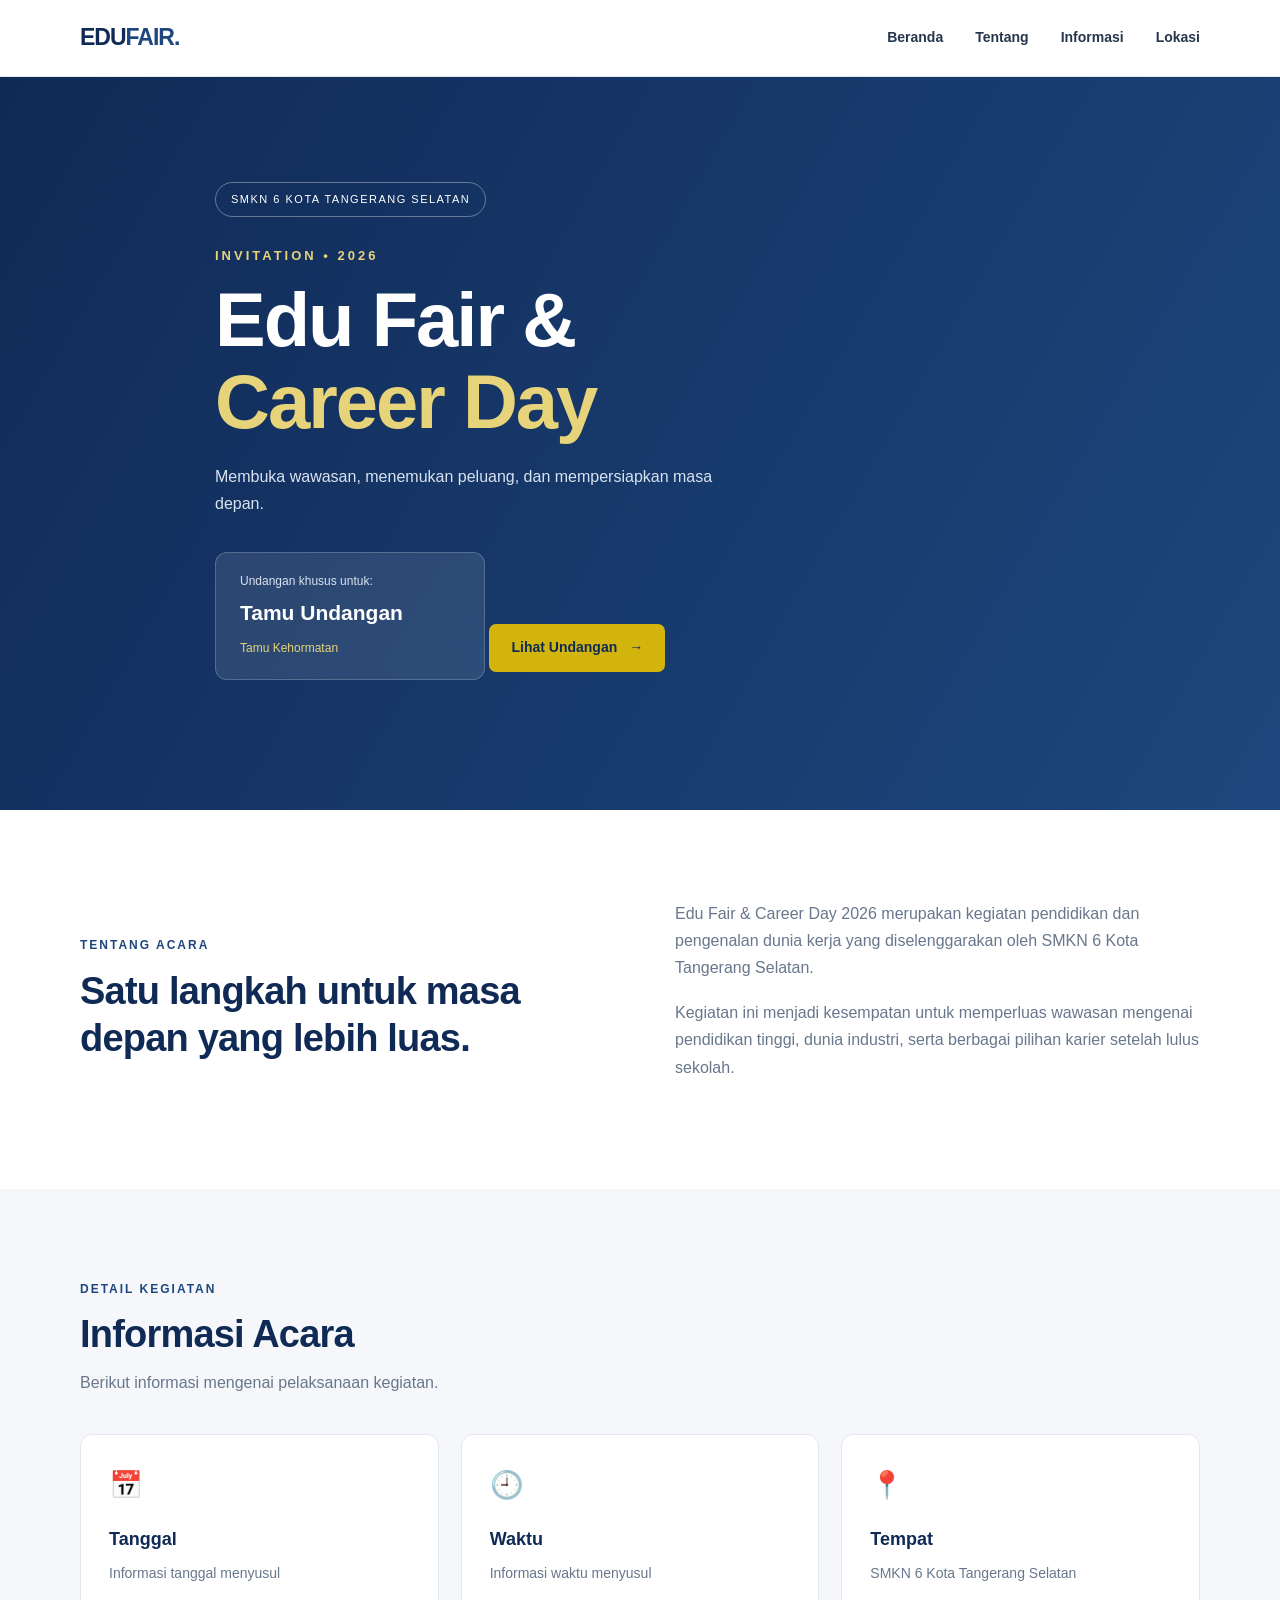
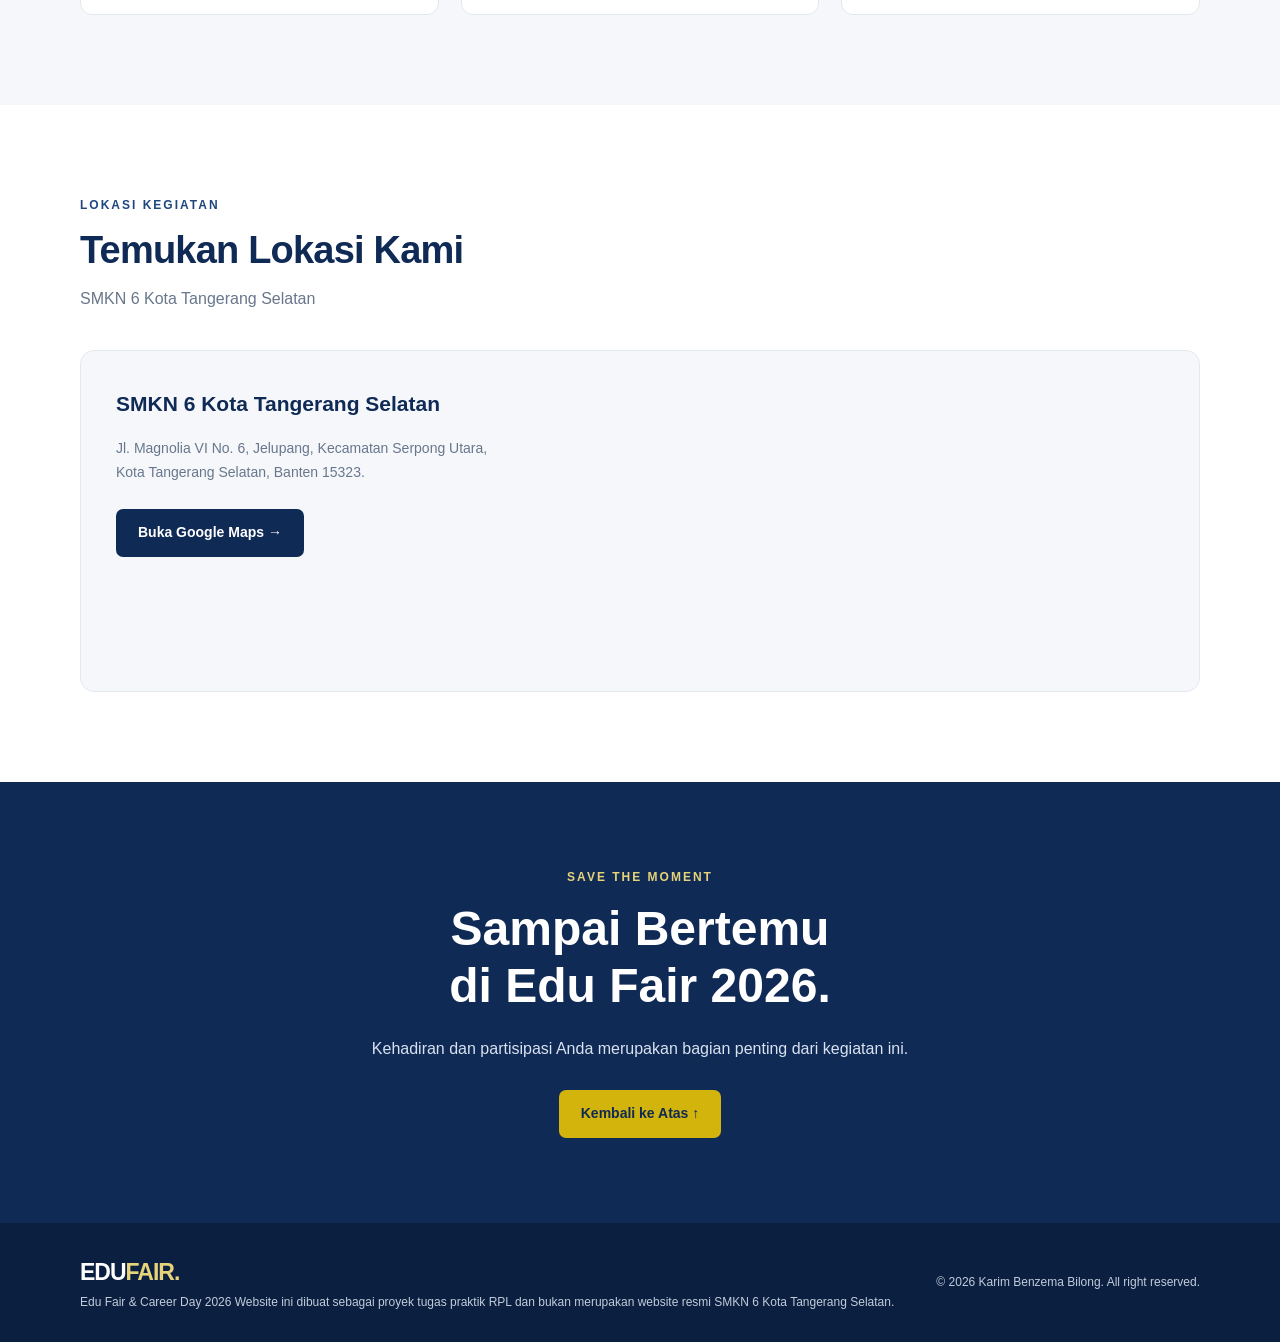
<file: index.html>
<!DOCTYPE html>
<html lang="id">

<head>
  <meta charset="UTF-8">
  <meta name="viewport" content="width=device-width, initial-scale=1.0">
  <meta name="description" content="Undangan Edu Fair & Career Day 2026 SMKN 6 Kota Tangerang Selatan.">
  <meta name="type" content="website">
  <meta property="og:title" content="Edu Fair & Career Day 2026 | SMKN 6 Tangsel">
  <meta property="og:description" content="Undangan Edu Fair & Career Day 2026 SMKN 6 Kota Tangerang Selatan.">
  <meta property="og:type" content="website">
  <meta name="theme-color" content="#102A56">
  <title>Edu Fair & Career Day 2026 | SMKN 6 Tangsel</title>
  <link rel="stylesheet" href="style.css">
</head>

<body>

  <!-- Navigasi -->
  <header class="navbar">
    <div class="container nav-content">
      <a href="#" class="brand">EDU<span>FAIR.</span></a>

      <nav class="nav-links" id="navLinks">
        <a href="#beranda">Beranda</a>
        <a href="#tentang">Tentang</a>
        <a href="#acara">Informasi</a>
        <a href="#lokasi">Lokasi</a>
      </nav>

      <button class="menu-toggle" id="menuToggle" aria-label="Buka menu navigasi" aria-expanded="false">
        ☰
      </button>
    </div>
  </header>

  <main>

    <!-- Hero -->
    <section class="hero" id="beranda">
      <div class="container hero-content">

        <div class="hero-label">
          SMKN 6 KOTA TANGERANG SELATAN
        </div>

        <p class="hero-subtitle">INVITATION • 2026</p>

        <h1>
          Edu Fair &<br>
          <span>Career Day</span>
        </h1>

        <p class="hero-description">
          Membuka wawasan, menemukan peluang,
          dan mempersiapkan masa depan.
        </p>

        <div class="recipient-card">
          <p>Undangan khusus untuk:</p>
          <h2 id="namaPenerima">Tamu Undangan</h2>
          <span id="kategoriPenerima">Tamu Kehormatan</span>
        </div>

        <a href="#acara" class="btn btn-primary">
          Lihat Undangan
          <span>→</span>
        </a>

      </div>
    </section>

    <!-- Tentang -->
    <section class="section" id="tentang">
      <div class="container about-grid">

        <div>
          <p class="section-label">TENTANG ACARA</p>
          <h2 class="section-title">
            Satu langkah untuk masa depan yang lebih luas.
          </h2>
        </div>

        <div class="about-text">
          <p>
            Edu Fair & Career Day 2026 merupakan kegiatan
            pendidikan dan pengenalan dunia kerja yang
            diselenggarakan oleh SMKN 6 Kota Tangerang Selatan.
          </p>

          <p>
            Kegiatan ini menjadi kesempatan untuk memperluas
            wawasan mengenai pendidikan tinggi, dunia industri,
            serta berbagai pilihan karier setelah lulus sekolah.
          </p>
        </div>

      </div>
    </section>

    <!-- Informasi Acara -->
    <section class="section section-light" id="acara">
      <div class="container">

        <div class="section-heading">
          <p class="section-label">DETAIL KEGIATAN</p>
          <h2 class="section-title">Informasi Acara</h2>
          <p>
            Berikut informasi mengenai pelaksanaan kegiatan.
          </p>
        </div>

        <div class="info-grid">

          <article class="info-card">
            <div class="info-icon">📅</div>
            <h3>Tanggal</h3>
            <p>Informasi tanggal menyusul</p>
          </article>

          <article class="info-card">
            <div class="info-icon">🕘</div>
            <h3>Waktu</h3>
            <p>Informasi waktu menyusul</p>
          </article>

          <article class="info-card">
            <div class="info-icon">📍</div>
            <h3>Tempat</h3>
            <p>SMKN 6 Kota Tangerang Selatan</p>
          </article>

        </div>

      </div>
    </section>

    <!-- Lokasi -->
    <section class="section" id="lokasi">
      <div class="container">

        <div class="section-heading">
          <p class="section-label">LOKASI KEGIATAN</p>
          <h2 class="section-title">Temukan Lokasi Kami</h2>
          <p>
            SMKN 6 Kota Tangerang Selatan
          </p>
        </div>

        <div class="location-card">

          <div class="location-info">
            <h3>SMKN 6 Kota Tangerang Selatan</h3>

            <p>
              Jl. Magnolia VI No. 6, Jelupang,
              Kecamatan Serpong Utara,
              Kota Tangerang Selatan, Banten 15323.
            </p>

            <a href="https://www.google.com/maps/search/?api=1&query=SMKN+6+Kota+Tangerang+Selatan" target="_blank"
              rel="noopener noreferrer" class="btn btn-secondary">
              Buka Google Maps →
            </a>
          </div>

          <div class="map-container">
            <iframe src="https://maps.google.com/maps?q=-6.2631,106.6661&z=16&output=embed"
              title="Peta lokasi SMKN 6 Kota Tangerang Selatan" loading="lazy"
              referrerpolicy="no-referrer-when-downgrade">
            </iframe>
          </div>

        </div>

      </div>
    </section>

    <!-- Penutup -->
    <section class="closing">
      <div class="container closing-content">

        <p class="section-label">SAVE THE MOMENT</p>

        <h2>
          Sampai Bertemu<br>
          di Edu Fair 2026.
        </h2>

        <p>
          Kehadiran dan partisipasi Anda merupakan
          bagian penting dari kegiatan ini.
        </p>

        <a href="#beranda" class="btn btn-primary">
          Kembali ke Atas ↑
        </a>

      </div>
    </section>

  </main>

  <!-- Footer -->
  <footer class="footer">
    <div class="container footer-content">
      <div>
        <a href="#" class="brand footer-brand">
          EDU<span>FAIR.</span>
        </a>
        <p>Edu Fair & Career Day 2026

          Website ini dibuat sebagai proyek tugas praktik RPL dan bukan merupakan website resmi SMKN 6 Kota Tangerang
          Selatan.</p>
      </div>

      <p>
        © 2026 Karim Benzema Bilong. All right reserved.
      </p>
    </div>
  </footer>

  <script src="script.js" defer></script>
</body>

</html>
</file>
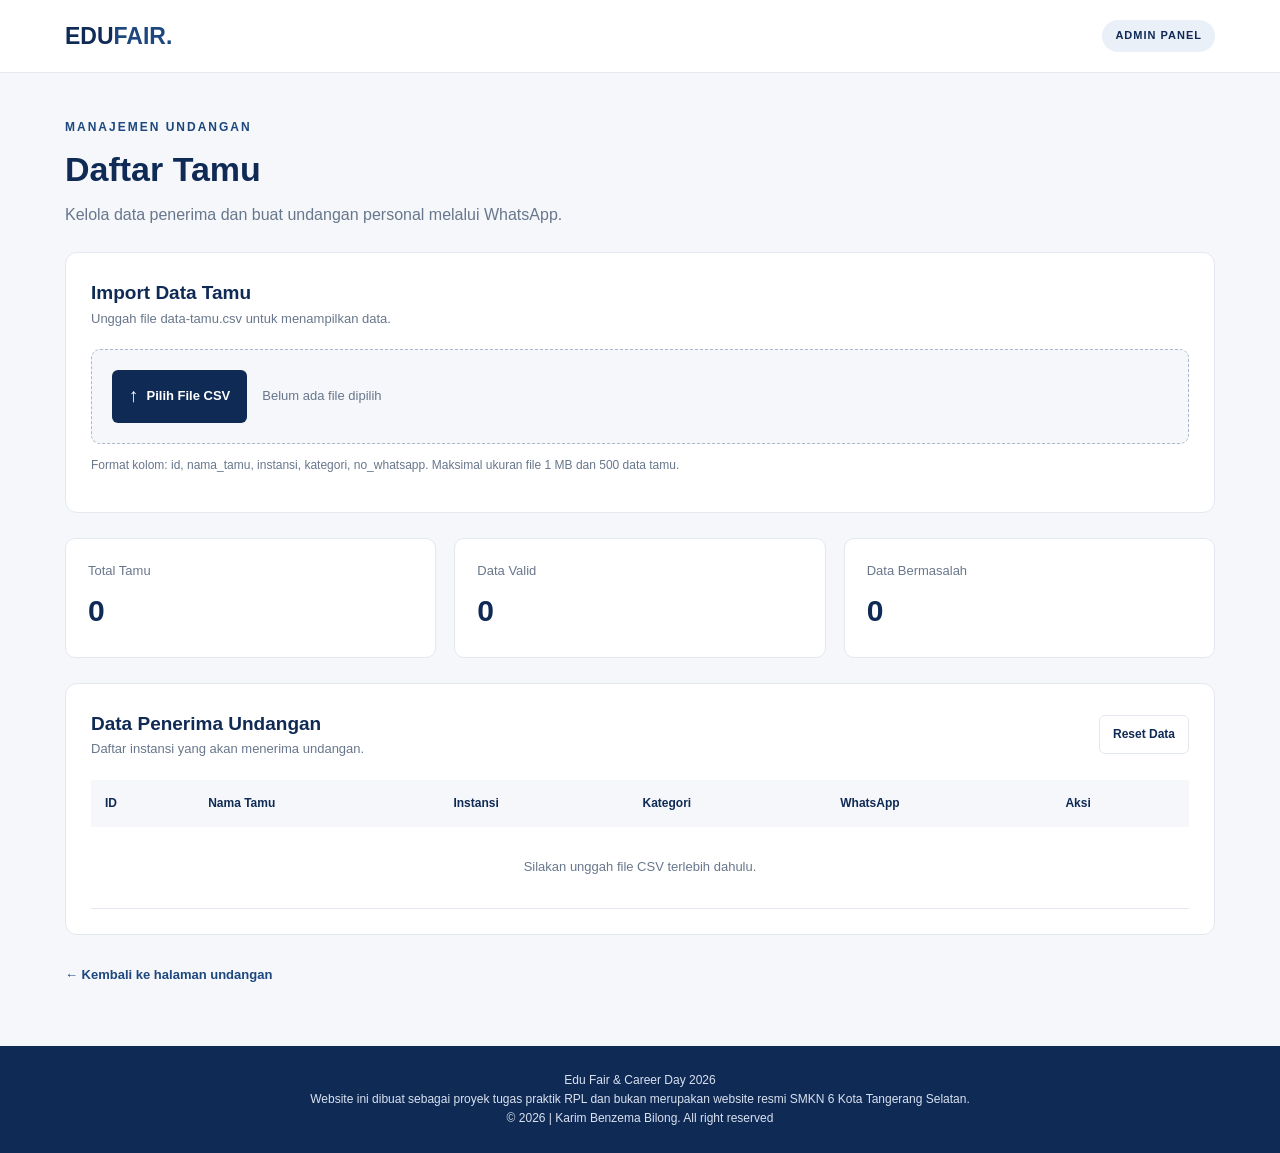
<file: admin.html>
<!DOCTYPE html>
<html lang="id">

<head>
  <meta charset="UTF-8">
  <meta name="viewport" content="width=device-width, initial-scale=1.0">
  <meta name="description" content="Panel admin undangan Edu Fair 2026.">
  <title>Admin | Edu Fair 2026</title>
  <link rel="stylesheet" href="admin.css">
  <script src="admin.js" defer></script>
</head>

<body>

  <header class="admin-header">
    <div class="container header-content">
      <a href="index.html" class="brand">EDU<span>FAIR.</span></a>
      <span class="admin-label">ADMIN PANEL</span>
    </div>
  </header>

  <main class="container admin-main">

    <div class="page-heading">
      <p class="section-label">MANAJEMEN UNDANGAN</p>
      <h1>Daftar Tamu</h1>
      <p>
        Kelola data penerima dan buat undangan
        personal melalui WhatsApp.
      </p>
    </div>

    <!-- Import CSV -->
    <section class="panel">

      <div class="panel-heading">
        <div>
          <h2>Import Data Tamu</h2>
          <p>Unggah file data-tamu.csv untuk menampilkan data.</p>
        </div>
      </div>

      <div class="upload-area">

        <input type="file" id="fileCSV" accept=".csv,text/csv" aria-label="Pilih file data tamu CSV">

        <label for="fileCSV" class="upload-label">
          <span>↑</span>
          Pilih File CSV
        </label>

        <span id="fileName">Belum ada file dipilih</span>
      </div>

      <p class="help-text" id="csvHelp">
        Format kolom: id, nama_tamu, instansi, kategori, no_whatsapp.
        Maksimal ukuran file 1 MB dan 500 data tamu.
      </p>

      <div id="statusMessage" class="status-message" role="status" aria-live="polite"></div>

    </section>

    <!-- Statistik -->
    <section class="stats-grid">

      <article class="stat-card">
        <p>Total Tamu</p>
        <h2 id="totalTamu">0</h2>
      </article>

      <article class="stat-card">
        <p>Data Valid</p>
        <h2 id="dataValid">0</h2>
      </article>

      <article class="stat-card">
        <p>Data Bermasalah</p>
        <h2 id="dataError">0</h2>
      </article>

    </section>

    <!-- Tabel -->
    <section class="panel">

      <div class="panel-heading table-heading">
        <div>
          <h2>Data Penerima Undangan</h2>
          <p>Daftar instansi yang akan menerima undangan.</p>
        </div>

        <button id="resetButton" class="btn btn-outline">
          Reset Data
        </button>
      </div>

      <div class="table-container">
        <table>
          <thead>
            <tr>
              <th>ID</th>
              <th>Nama Tamu</th>
              <th>Instansi</th>
              <th>Kategori</th>
              <th>WhatsApp</th>
              <th>Aksi</th>
            </tr>
          </thead>

          <tbody id="tabelTamu">
            <tr>
              <td colspan="6" class="empty-data">
                Silakan unggah file CSV terlebih dahulu.
              </td>
            </tr>
          </tbody>
        </table>
      </div>

    </section>

    <div class="back-link">
      <a href="index.html">← Kembali ke halaman undangan</a>
    </div>

  </main>



  <footer class="footer">
    <p>
      Edu Fair & Career Day 2026
    </p>

    <p class="footer-note">
      Website ini dibuat sebagai proyek tugas praktik RPL
      dan bukan merupakan website resmi SMKN 6 Kota Tangerang Selatan.
    </p>

    <p class="footer-copyright">
      &copy; 2026 | Karim Benzema Bilong. All right reserved
    </p>
  </footer>



</body>

</html>
</file>
<file: style.css>
/* =========================
   1. PENGATURAN DASAR
========================= */

:root {
    --primary: #102A56;
    --secondary: #1D477E;
    --background: #F5F7FA;
    --white: #FFFFFF;
    --accent: #D2B40C;
    --text: #26364D;
    --muted: #68778C;
    --border: #E3E8EF;
}

* {
    margin: 0;
    padding: 0;
    box-sizing: border-box;
}

html {
    scroll-behavior: smooth;
    scroll-padding-top: 85px;
}

body {
    font-family: Arial, Helvetica, sans-serif;
    background: var(--white);
    color: var(--text);
    line-height: 1.7;
}

a {
    text-decoration: none;
    color: inherit;
}

button {
    font: inherit;
}

.container {
    width: min(1120px, 90%);
    margin: auto;
}


/* =========================
   2. NAVIGASI
========================= */

.navbar {
    background: var(--white);
    position: sticky;
    top: 0;
    z-index: 100;
    border-bottom: 1px solid var(--border);
}

.nav-content {
    min-height: 76px;
    display: flex;
    justify-content: space-between;
    align-items: center;
}

.brand {
    font-size: 23px;
    font-weight: 800;
    color: var(--primary);
    letter-spacing: -1px;
}

.brand span {
    color: var(--secondary);
}

.nav-links {
    display: flex;
    gap: 32px;
}

.nav-links a {
    color: var(--text);
    font-size: 14px;
    font-weight: 600;
    transition: color 0.2s;
}

.nav-links a:hover {
    color: var(--secondary);
}

.menu-toggle {
    display: none;
    background: none;
    border: none;
    color: var(--primary);
    font-size: 25px;
    cursor: pointer;
}


/* =========================
   3. HERO
========================= */

.hero {
    background: linear-gradient(120deg, #102A56, #1D477E);
    color: var(--white);
    padding: 105px 0 100px;
}

.hero-content {
    max-width: 850px;
}

.hero-label {
    display: inline-block;
    border: 1px solid rgba(255,255,255,0.35);
    padding: 7px 15px;
    border-radius: 30px;
    font-size: 11px;
    letter-spacing: 1.5px;
    margin-bottom: 28px;
}

.hero-subtitle {
    color: #E6D37A;
    font-size: 13px;
    font-weight: bold;
    letter-spacing: 3px;
    margin-bottom: 12px;
}

.hero h1 {
    font-size: clamp(45px, 8vw, 76px);
    line-height: 1.08;
    letter-spacing: -2px;
    margin-bottom: 20px;
}

.hero h1 span {
    color: #E6D37A;
}

.hero-description {
    color: #D9E2F0;
    max-width: 510px;
    margin-bottom: 35px;
}

.recipient-card {
    display: inline-block;
    background: rgba(255,255,255,0.1);
    border: 1px solid rgba(255,255,255,0.2);
    border-radius: 12px;
    padding: 18px 24px;
    margin-bottom: 30px;
    min-width: 270px;
}

.recipient-card p {
    font-size: 12px;
    color: #D9E2F0;
}

.recipient-card h2 {
    font-size: 21px;
    margin: 3px 0;
}

.recipient-card span {
    font-size: 12px;
    color: #E6D37A;
}


/* =========================
   4. TOMBOL
========================= */

.btn {
    display: inline-flex;
    align-items: center;
    justify-content: center;
    gap: 12px;
    padding: 12px 22px;
    border-radius: 7px;
    font-size: 14px;
    font-weight: bold;
    transition: 0.2s;
}

.btn-primary {
    background: var(--accent);
    color: var(--primary);
}

.btn-primary:hover {
    background: #E5C927;
    transform: translateY(-2px);
}

.btn-secondary {
    background: var(--primary);
    color: var(--white);
}

.btn-secondary:hover {
    background: var(--secondary);
}


/* =========================
   5. SECTION UMUM
========================= */

.section {
    padding: 90px 0;
}

.section-light {
    background: var(--background);
}

.section-label {
    color: var(--secondary);
    font-size: 12px;
    font-weight: bold;
    letter-spacing: 2px;
    margin-bottom: 12px;
}

.section-title {
    color: var(--primary);
    font-size: clamp(27px, 4vw, 38px);
    line-height: 1.25;
    letter-spacing: -0.8px;
}

.section-heading {
    max-width: 620px;
    margin-bottom: 38px;
}

.section-heading > p:last-child {
    color: var(--muted);
    margin-top: 10px;
}


/* =========================
   6. TENTANG ACARA
========================= */

.about-grid {
    display: grid;
    grid-template-columns: 1fr 1fr;
    gap: 70px;
    align-items: center;
}

.about-text p {
    color: var(--muted);
    margin-bottom: 18px;
}


/* =========================
   7. INFORMASI ACARA
========================= */

.info-grid {
    display: grid;
    grid-template-columns: repeat(3, 1fr);
    gap: 22px;
}

.info-card {
    background: var(--white);
    border: 1px solid var(--border);
    padding: 28px;
    border-radius: 12px;
    transition: transform 0.2s, box-shadow 0.2s;
}

.info-card:hover {
    transform: translateY(-4px);
    box-shadow: 0 10px 25px rgba(16,42,86,0.07);
}

.info-icon {
    font-size: 27px;
    margin-bottom: 15px;
}

.info-card h3 {
    color: var(--primary);
    margin-bottom: 8px;
    font-size: 18px;
}

.info-card p {
    color: var(--muted);
    font-size: 14px;
}


/* =========================
   8. LOKASI
========================= */

.location-card {
    display: grid;
    grid-template-columns: 0.8fr 1.2fr;
    background: var(--background);
    border-radius: 14px;
    overflow: hidden;
    border: 1px solid var(--border);
}

.location-info {
    padding: 35px;
}

.location-info h3 {
    color: var(--primary);
    font-size: 21px;
    margin-bottom: 15px;
}

.location-info p {
    color: var(--muted);
    font-size: 14px;
    margin-bottom: 25px;
}

.map-container {
    min-height: 340px;
}

.map-container iframe {
    width: 100%;
    height: 100%;
    min-height: 340px;
    border: 0;
    display: block;
}


/* =========================
   9. PENUTUP
========================= */

.closing {
    background: var(--primary);
    color: var(--white);
    padding: 85px 0;
    text-align: center;
}

.closing-content {
    max-width: 650px;
}

.closing .section-label {
    color: #E6D37A;
}

.closing h2 {
    font-size: clamp(32px, 5vw, 48px);
    line-height: 1.2;
    margin-bottom: 20px;
}

.closing-content > p:not(.section-label) {
    color: #D9E2F0;
    margin-bottom: 28px;
}


/* =========================
   10. FOOTER
========================= */

.footer {
    background: #0B1F40;
    color: var(--white);
    padding: 30px 0;
}

.footer-content {
    display: flex;
    justify-content: space-between;
    align-items: center;
    gap: 20px;
}

.footer-brand {
    color: var(--white);
}

.footer-brand span {
    color: #E6D37A;
}

.footer p {
    color: #C1CCDA;
    font-size: 12px;
}


/* =========================
   11. RESPONSIVE
========================= */

@media (max-width: 768px) {

    .nav-content {
        min-height: 68px;
    }

    .menu-toggle {
        display: block;
    }

    .nav-links {
        display: none;
        position: absolute;
        top: 68px;
        left: 0;
        width: 100%;
        background: var(--white);
        flex-direction: column;
        gap: 0;
        padding: 10px 5%;
        border-bottom: 1px solid var(--border);
    }

    .nav-links.active {
        display: flex;
    }

    .nav-links a {
        padding: 12px 0;
    }

    .hero {
        padding: 75px 0;
    }

    .about-grid {
        grid-template-columns: 1fr;
        gap: 25px;
    }

    .info-grid {
        grid-template-columns: 1fr;
    }

    .location-card {
        grid-template-columns: 1fr;
    }

    .map-container {
        min-height: 280px;
    }

    .map-container iframe {
        min-height: 280px;
    }

    .footer-content {
        flex-direction: column;
        align-items: flex-start;
    }
}

@media (max-width: 480px) {

    .section {
        padding: 65px 0;
    }

    .hero h1 {
        letter-spacing: -1px;
    }

    .recipient-card {
        width: 100%;
    }

    .location-info {
        padding: 25px;
    }

    .closing {
        padding: 65px 0;
    }
}


/* =========================
   12. AKSESIBILITAS
========================= */

a:focus-visible,
button:focus-visible {
    outline: 3px solid var(--accent);
    outline-offset: 4px;
}

@media (prefers-reduced-motion: reduce) {
    html {
        scroll-behavior: auto;
    }

    *,
    *::before,
    *::after {
        transition-duration: 0.01ms !important;
        animation-duration: 0.01ms !important;
        animation-iteration-count: 1 !important;
    }
}
</file>
<file: admin.css>
/* =========================
   1. PENGATURAN DASAR
========================= */

:root {
    --primary: #102A56;
    --secondary: #1D477E;
    --background: #F5F7FA;
    --white: #FFFFFF;
    --accent: #D2B40C;
    --text: #26364D;
    --muted: #68778C;
    --border: #E3E8EF;
    --success: #18794E;
    --danger: #C0392B;
}

* {
    margin: 0;
    padding: 0;
    box-sizing: border-box;
}

body {
    font-family: Arial, Helvetica, sans-serif;
    background: var(--background);
    color: var(--text);
    line-height: 1.6;
}

a {
    color: inherit;
    text-decoration: none;
}

button {
    font: inherit;
    cursor: pointer;
}

.container {
    width: min(1150px, 92%);
    margin: auto;
}


/* =========================
   2. HEADER
========================= */

.admin-header {
    background: var(--white);
    border-bottom: 1px solid var(--border);
}

.header-content {
    height: 72px;
    display: flex;
    justify-content: space-between;
    align-items: center;
}

.brand {
    font-size: 23px;
    font-weight: 800;
    color: var(--primary);
}

.brand span {
    color: var(--secondary);
}

.admin-label {
    background: #EAF0F8;
    color: var(--primary);
    padding: 7px 13px;
    border-radius: 20px;
    font-size: 11px;
    font-weight: bold;
    letter-spacing: 1px;
}


/* =========================
   3. JUDUL HALAMAN
========================= */

.admin-main {
    padding-top: 45px;
    padding-bottom: 60px;
}

.section-label {
    color: var(--secondary);
    font-size: 12px;
    font-weight: bold;
    letter-spacing: 2px;
}

.page-heading h1 {
    color: var(--primary);
    font-size: 34px;
    margin: 5px 0;
}

.page-heading > p:last-child {
    color: var(--muted);
}


/* =========================
   4. PANEL
========================= */

.panel {
    background: var(--white);
    border: 1px solid var(--border);
    border-radius: 12px;
    padding: 25px;
    margin-top: 25px;
}

.panel-heading {
    display: flex;
    justify-content: space-between;
    align-items: center;
    gap: 15px;
    margin-bottom: 20px;
}

.panel-heading h2 {
    color: var(--primary);
    font-size: 19px;
}

.panel-heading p {
    color: var(--muted);
    font-size: 13px;
}


/* =========================
   5. UPLOAD CSV
========================= */

.upload-area {
    display: flex;
    align-items: center;
    flex-wrap: wrap;
    gap: 15px;
    background: var(--background);
    border: 1px dashed #AAB8CC;
    border-radius: 9px;
    padding: 20px;
}

#fileCSV {
    position: absolute;
    width: 1px;
    height: 1px;
    padding: 0;
    margin: -1px;
    overflow: hidden;
    clip: rect(0, 0, 0, 0);
    white-space: nowrap;
    border: 0;
}

#fileCSV:focus-visible + .upload-label {
    outline: 3px solid var(--accent);
    outline-offset: 4px;
}

.upload-label {
    display: inline-flex;
    align-items: center;
    gap: 8px;
    background: var(--primary);
    color: var(--white);
    padding: 11px 17px;
    border-radius: 6px;
    font-size: 13px;
    font-weight: bold;
    cursor: pointer;
}

.upload-label:hover {
    background: var(--secondary);
}

.upload-label span {
    font-size: 19px;
}

#fileName {
    color: var(--muted);
    font-size: 13px;
    overflow-wrap: anywhere;
}

.help-text {
    color: var(--muted);
    font-size: 12px;
    margin-top: 12px;
}

.status-message {
    margin-top: 12px;
    font-size: 13px;
}

.status-message.success {
    color: var(--success);
}

.status-message.error {
    color: var(--danger);
}


/* =========================
   6. STATISTIK
========================= */

.stats-grid {
    display: grid;
    grid-template-columns: repeat(3, 1fr);
    gap: 18px;
    margin-top: 25px;
}

.stat-card {
    background: var(--white);
    border: 1px solid var(--border);
    border-radius: 10px;
    padding: 22px;
}

.stat-card p {
    color: var(--muted);
    font-size: 13px;
}

.stat-card h2 {
    color: var(--primary);
    font-size: 30px;
    margin-top: 5px;
}


/* =========================
   7. TABEL
========================= */

.table-container {
    overflow-x: auto;
}

table {
    width: 100%;
    border-collapse: collapse;
    min-width: 850px;
    text-align: left;
}

th {
    background: var(--background);
    color: var(--primary);
    font-size: 12px;
    padding: 14px;
}

td {
    border-bottom: 1px solid var(--border);
    padding: 14px;
    font-size: 13px;
}

.empty-data {
    text-align: center;
    color: var(--muted);
    padding: 30px;
}

.btn {
    display: inline-block;
    border-radius: 6px;
    padding: 9px 13px;
    font-size: 12px;
    font-weight: bold;
}

.btn-outline {
    background: var(--white);
    border: 1px solid var(--border);
    color: var(--primary);
}

.btn-outline:hover {
    background: var(--background);
}

.btn-whatsapp {
    background: #E8F5EC;
    color: #18794E;
    white-space: nowrap;
}

.btn-whatsapp:hover {
    background: #D6EDDD;
}

.btn-whatsapp:focus-visible,
.btn-outline:focus-visible,
.upload-label:focus-visible,
a:focus-visible {
    outline: 3px solid var(--accent);
    outline-offset: 3px;
}

.btn-whatsapp.disabled {
    opacity: 0.5;
    pointer-events: none;
}

.table-heading {
    margin-bottom: 20px;
}


/* =========================
   8. FOOTER
========================= */

.back-link {
    margin-top: 30px;
    color: var(--secondary);
    font-size: 13px;
    font-weight: bold;
}

footer {
    text-align: center;
    padding: 25px;
    background: var(--primary);
    color: #D9E2F0;
    font-size: 12px;
}


/* =========================
   9. RESPONSIVE
========================= */

@media (max-width: 650px) {

    .admin-main {
        padding-top: 30px;
    }

    .page-heading h1 {
        font-size: 28px;
    }

    .panel {
        padding: 18px;
    }

    .stats-grid {
        grid-template-columns: 1fr;
    }

    .table-heading {
        align-items: flex-start;
        flex-direction: column;
    }

    .upload-area {
        align-items: flex-start;
        flex-direction: column;
    }

}
</file>
